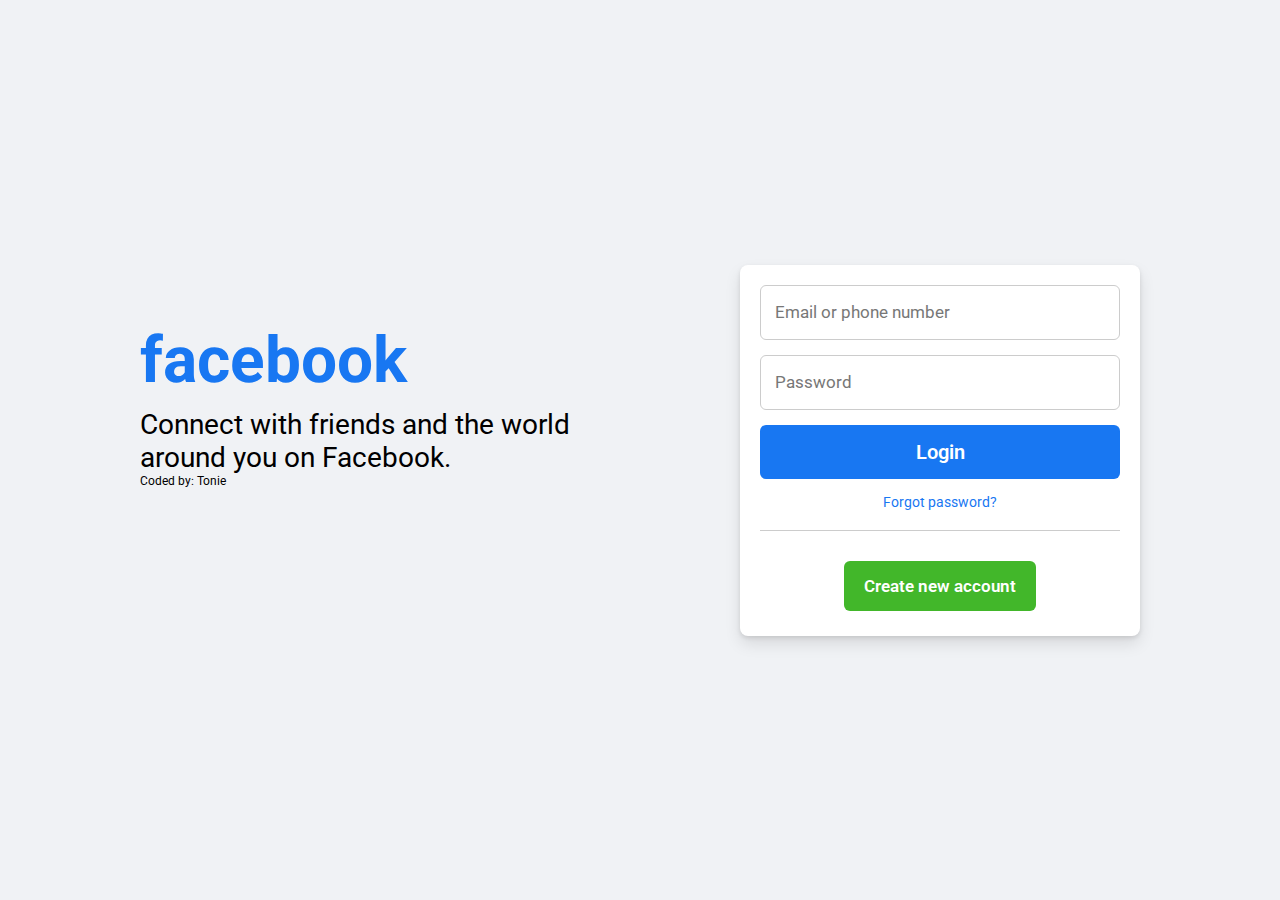
<file: index.html>
<!DOCTYPE html>
<html lang="en">
  <head>
    <meta charset="UTF-8">
    <meta name="viewport" content="width=device-width, initial-scale=1.0">
    <title>Facebook</title>
    <link rel="stylesheet" href="style.css">
  </head>
  
  <body>
    <div class="container flex">
      <div class="facebook-page flex">
        <div class="text">
          <h1>facebook</h1>
          <p>Connect with friends and the world </p>
          <p> around you on Facebook.</p>
          <p style="font-size: 12px;">Coded by: Tonie</p>
        </div>
        <form action="#">
          <input type="email" placeholder="Email or phone number" required>
          <input type="password" placeholder="Password" required>
          <div class="link">
            <a href="login.html" class="login">
            Login
            </a>
            <a href="#" class="forgot">Forgot password?</a>
          </div>
          <hr>
          <div class="button">
            <a href="#">Create new account</a>
          </div>
        </form>
      </div>
    </div>
  </body>
</html>
</file>
<file: style.css>
@import url('https://fonts.googleapis.com/css2?family=Roboto:wght@300;400;500;700&display=swap');

* {
  margin: 0;
  padding: 0;
  box-sizing: border-box;
  font-family: 'Roboto', sans-serif;
}

.flex {
  display: flex;
  align-items: center;
}

.container {
  padding: 0 15px;
  min-height: 100vh;
  justify-content: center;
  background: #f0f2f5;
}

.facebook-page {
  justify-content: space-between;
  max-width: 1000px;
  width: 100%;
}

.facebook-page .text {
  margin-bottom: 90px;
}

.facebook-page h1 {
  color: #1877f2;
  font-size: 4rem;
  margin-bottom: 10px;
}

.facebook-page p {
  font-size: 1.75rem;
  white-space: nowrap;
}

form {
  display: flex;
  flex-direction: column;
  background: #fff;
  border-radius: 8px;
  padding: 20px;
  box-shadow: 0 2px 4px rgba(0, 0, 0, 0.1),
    0 8px 16px rgba(0, 0, 0, 0.1);
  max-width: 400px;
  width: 100%;
}

form input {
  height: 55px;
  width: 100%;
  border: 1px solid #ccc;
  border-radius: 6px;
  margin-bottom: 15px;
  font-size: 1rem;
  padding: 0 14px;
}

form input:focus {
  outline: none;
  border-color: #1877f2;
}

::placeholder {
  color: #777;
  font-size: 1.063rem;
}

.link {
  display: flex;
  flex-direction: column;
  text-align: center;
  gap: 15px;
}

.link .login {
  border: none;
  outline: none;
  cursor: pointer;
  background: #1877f2;
  padding: 15px 0;
  border-radius: 6px;
  color: #fff;
  font-size: 1.25rem;
  font-weight: 600;
  transition: 0.2s ease;
}

.link .login:hover {
  background: #0d65d9;
}

form a {
  text-decoration: none;
}

.link .forgot {
  color: #1877f2;
  font-size: 0.875rem;
}

.link .forgot:hover {
  text-decoration: underline;
}

hr {
  border: none;
  height: 1px;
  background-color: #ccc;
  margin-bottom: 20px;
  margin-top: 20px;
}

.button {
  margin-top: 25px;
  text-align: center;
  margin-bottom: 20px;
}

.button a {
  padding: 15px 20px;
  background: #42b72a;
  border-radius: 6px;
  color: #fff;
  font-size: 1.063rem;
  font-weight: 600;
  transition: 0.2s ease;
}

.button a:hover {
  background: #3ba626;
}

@media (max-width: 900px) {
  .facebook-page {
    flex-direction: column;
    text-align: center;
  }

  .facebook-page .text {
    margin-bottom: 30px;
  }
}

@media (max-width: 460px) {
  .facebook-page h1 {
    font-size: 3.5rem;
  }

  .facebook-page p {
    font-size: 1.3rem;
  }

  form {
    padding: 15px;
  }
}
</file>
